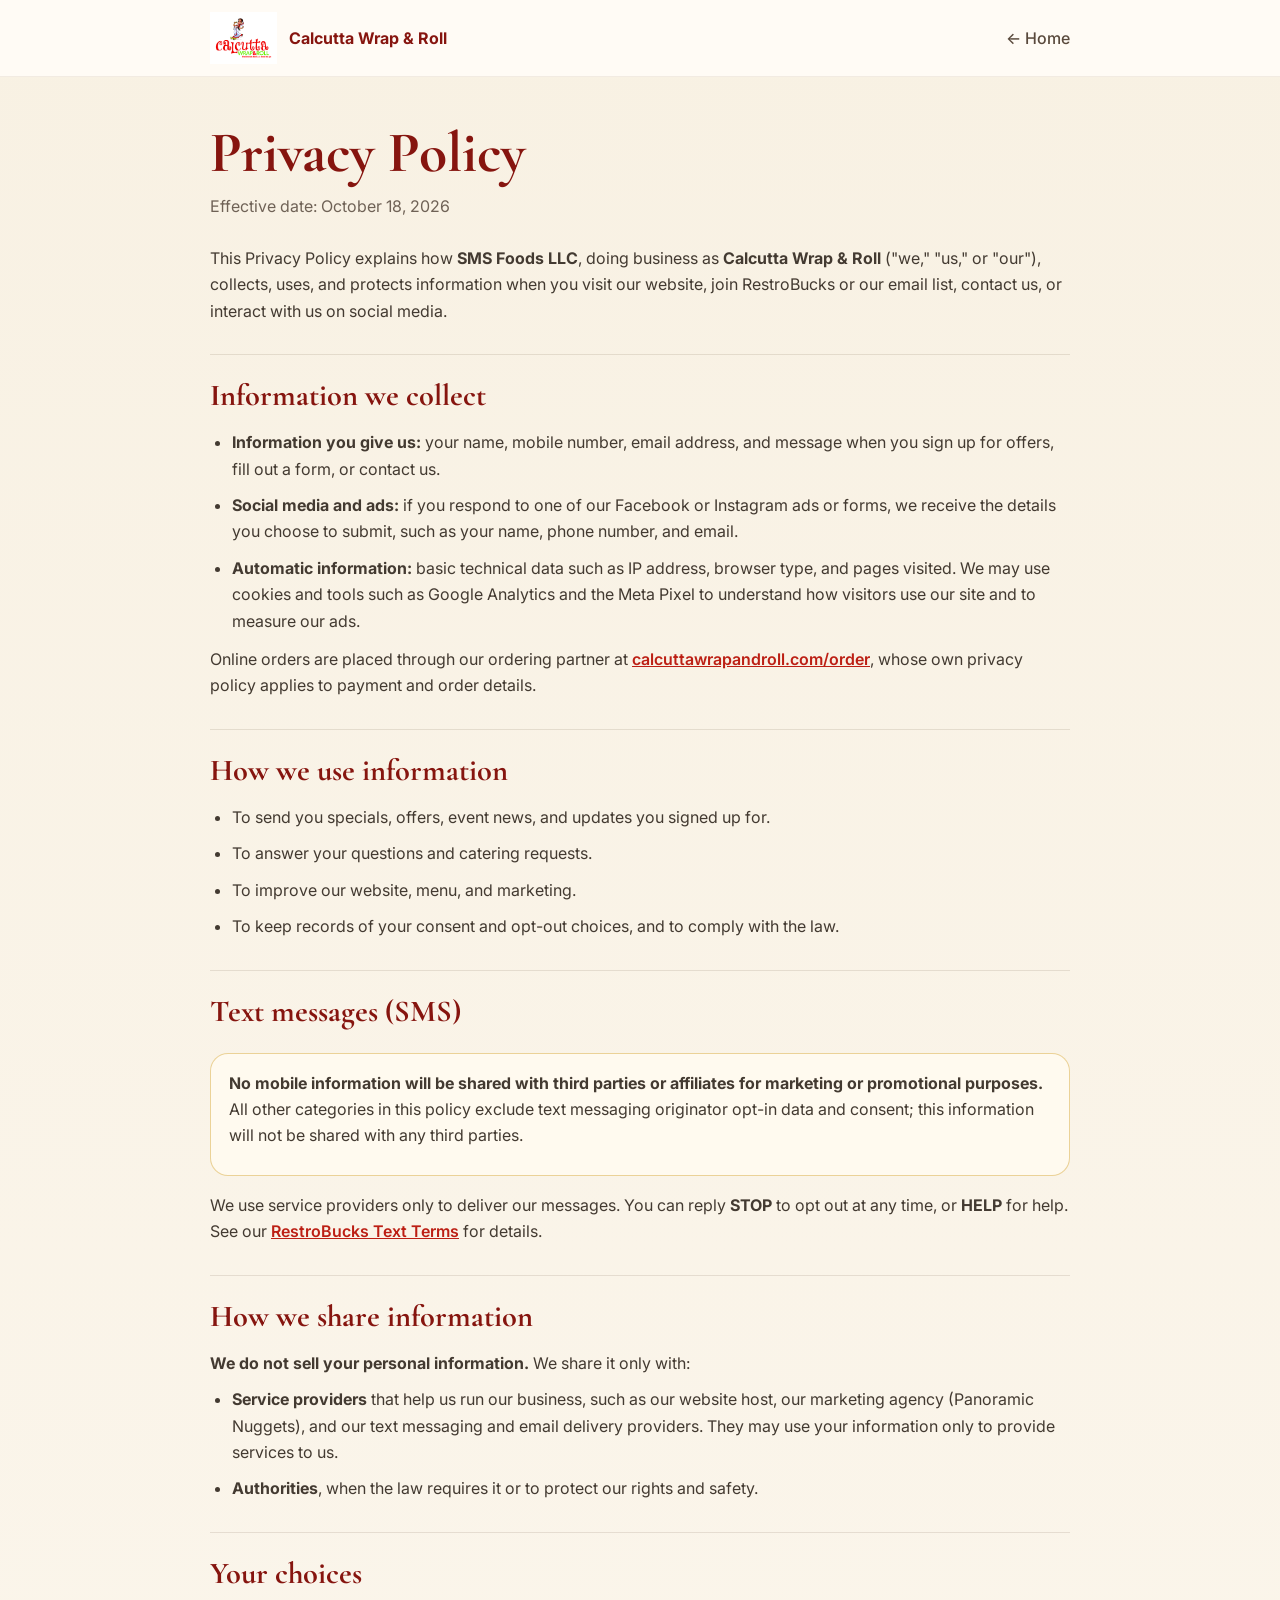
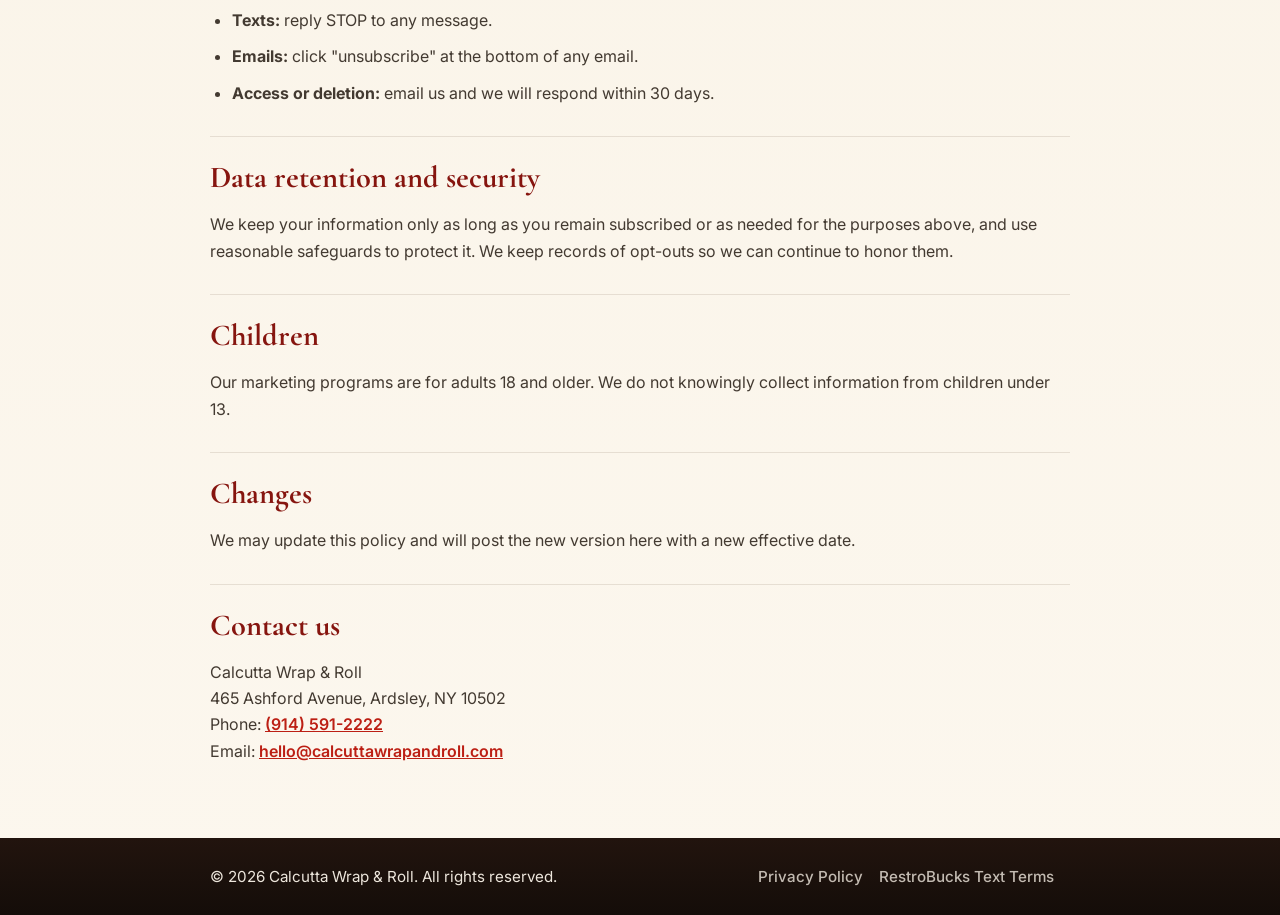
<file: privacy.html>
<!DOCTYPE html>
<html lang="en">
<head>
  <meta charset="UTF-8" />
  <meta name="viewport" content="width=device-width, initial-scale=1.0" />
  <link rel="icon" href="/favicon.ico" sizes="48x48">
  <link rel="icon" type="image/png" sizes="32x32" href="/favicon-32.png">
  <link rel="icon" type="image/png" sizes="16x16" href="/favicon-16.png">
  <link rel="apple-touch-icon" href="/apple-touch-icon.png">
  <link rel="manifest" href="/site.webmanifest">
  <meta name="theme-color" content="#e3120b">
  <title>Privacy Policy | Calcutta Wrap & Roll</title>
  <meta name="description" content="How Calcutta Wrap & Roll collects, uses, and protects your information." />
  <link href="https://fonts.googleapis.com/css2?family=Cormorant+Garamond:wght@600;700&family=Inter:wght@400;500;600;700&display=swap" rel="stylesheet">
  <link rel="stylesheet" href="legal.css" />
</head>
<body>
  <header>
    <div class="nav">
      <a class="brand" href="index.html"><img src="images/logo.png" alt="Calcutta Wrap & Roll Logo">Calcutta Wrap &amp; Roll</a>
      <a class="back" href="index.html">← Home</a>
    </div>
  </header>

  <main>
    <h1>Privacy Policy</h1>
    <p class="updated">Effective date: October 18, 2026</p>

    <p>This Privacy Policy explains how <strong>SMS Foods LLC</strong>, doing business as <strong>Calcutta Wrap &amp; Roll</strong> ("we," "us," or "our"), collects, uses, and protects information when you visit our website, join RestroBucks or our email list, contact us, or interact with us on social media.</p>

    <h2>Information we collect</h2>
    <ul>
      <li><strong>Information you give us:</strong> your name, mobile number, email address, and message when you sign up for offers, fill out a form, or contact us.</li>
      <li><strong>Social media and ads:</strong> if you respond to one of our Facebook or Instagram ads or forms, we receive the details you choose to submit, such as your name, phone number, and email.</li>
      <li><strong>Automatic information:</strong> basic technical data such as IP address, browser type, and pages visited. We may use cookies and tools such as Google Analytics and the Meta Pixel to understand how visitors use our site and to measure our ads.</li>
    </ul>
    <p>Online orders are placed through our ordering partner at <a href="/order" target="_blank" rel="noopener">calcuttawrapandroll.com/order</a>, whose own privacy policy applies to payment and order details.</p>

    <h2>How we use information</h2>
    <ul>
      <li>To send you specials, offers, event news, and updates you signed up for.</li>
      <li>To answer your questions and catering requests.</li>
      <li>To improve our website, menu, and marketing.</li>
      <li>To keep records of your consent and opt-out choices, and to comply with the law.</li>
    </ul>

    <h2>Text messages (SMS)</h2>
    <div class="callout">
      <p><strong>No mobile information will be shared with third parties or affiliates for marketing or promotional purposes.</strong> All other categories in this policy exclude text messaging originator opt-in data and consent; this information will not be shared with any third parties.</p>
    </div>
    <p>We use service providers only to deliver our messages. You can reply <strong>STOP</strong> to opt out at any time, or <strong>HELP</strong> for help. See our <a href="sms-terms.html">RestroBucks Text Terms</a> for details.</p>

    <h2>How we share information</h2>
    <p><strong>We do not sell your personal information.</strong> We share it only with:</p>
    <ul>
      <li><strong>Service providers</strong> that help us run our business, such as our website host, our marketing agency (Panoramic Nuggets), and our text messaging and email delivery providers. They may use your information only to provide services to us.</li>
      <li><strong>Authorities</strong>, when the law requires it or to protect our rights and safety.</li>
    </ul>

    <h2>Your choices</h2>
    <ul>
      <li><strong>Texts:</strong> reply STOP to any message.</li>
      <li><strong>Emails:</strong> click "unsubscribe" at the bottom of any email.</li>
      <li><strong>Access or deletion:</strong> email us and we will respond within 30 days.</li>
    </ul>

    <h2>Data retention and security</h2>
    <p>We keep your information only as long as you remain subscribed or as needed for the purposes above, and use reasonable safeguards to protect it. We keep records of opt-outs so we can continue to honor them.</p>

    <h2>Children</h2>
    <p>Our marketing programs are for adults 18 and older. We do not knowingly collect information from children under 13.</p>

    <h2>Changes</h2>
    <p>We may update this policy and will post the new version here with a new effective date.</p>

    <h2>Contact us</h2>
    <p>
      Calcutta Wrap &amp; Roll<br>
      465 Ashford Avenue, Ardsley, NY 10502<br>
      Phone: <a href="tel:+19145912222">(914) 591-2222</a><br>
      Email: <a href="mailto:hello@calcuttawrapandroll.com">hello@calcuttawrapandroll.com</a>
    </p>
  </main>

  <footer>
    <div class="foot">
      <div>© 2026 Calcutta Wrap &amp; Roll. All rights reserved.</div>
      <div><a href="privacy.html">Privacy Policy</a><a href="sms-terms.html">RestroBucks Text Terms</a></div>
    </div>
  </footer>
</body>
</html>
</file>
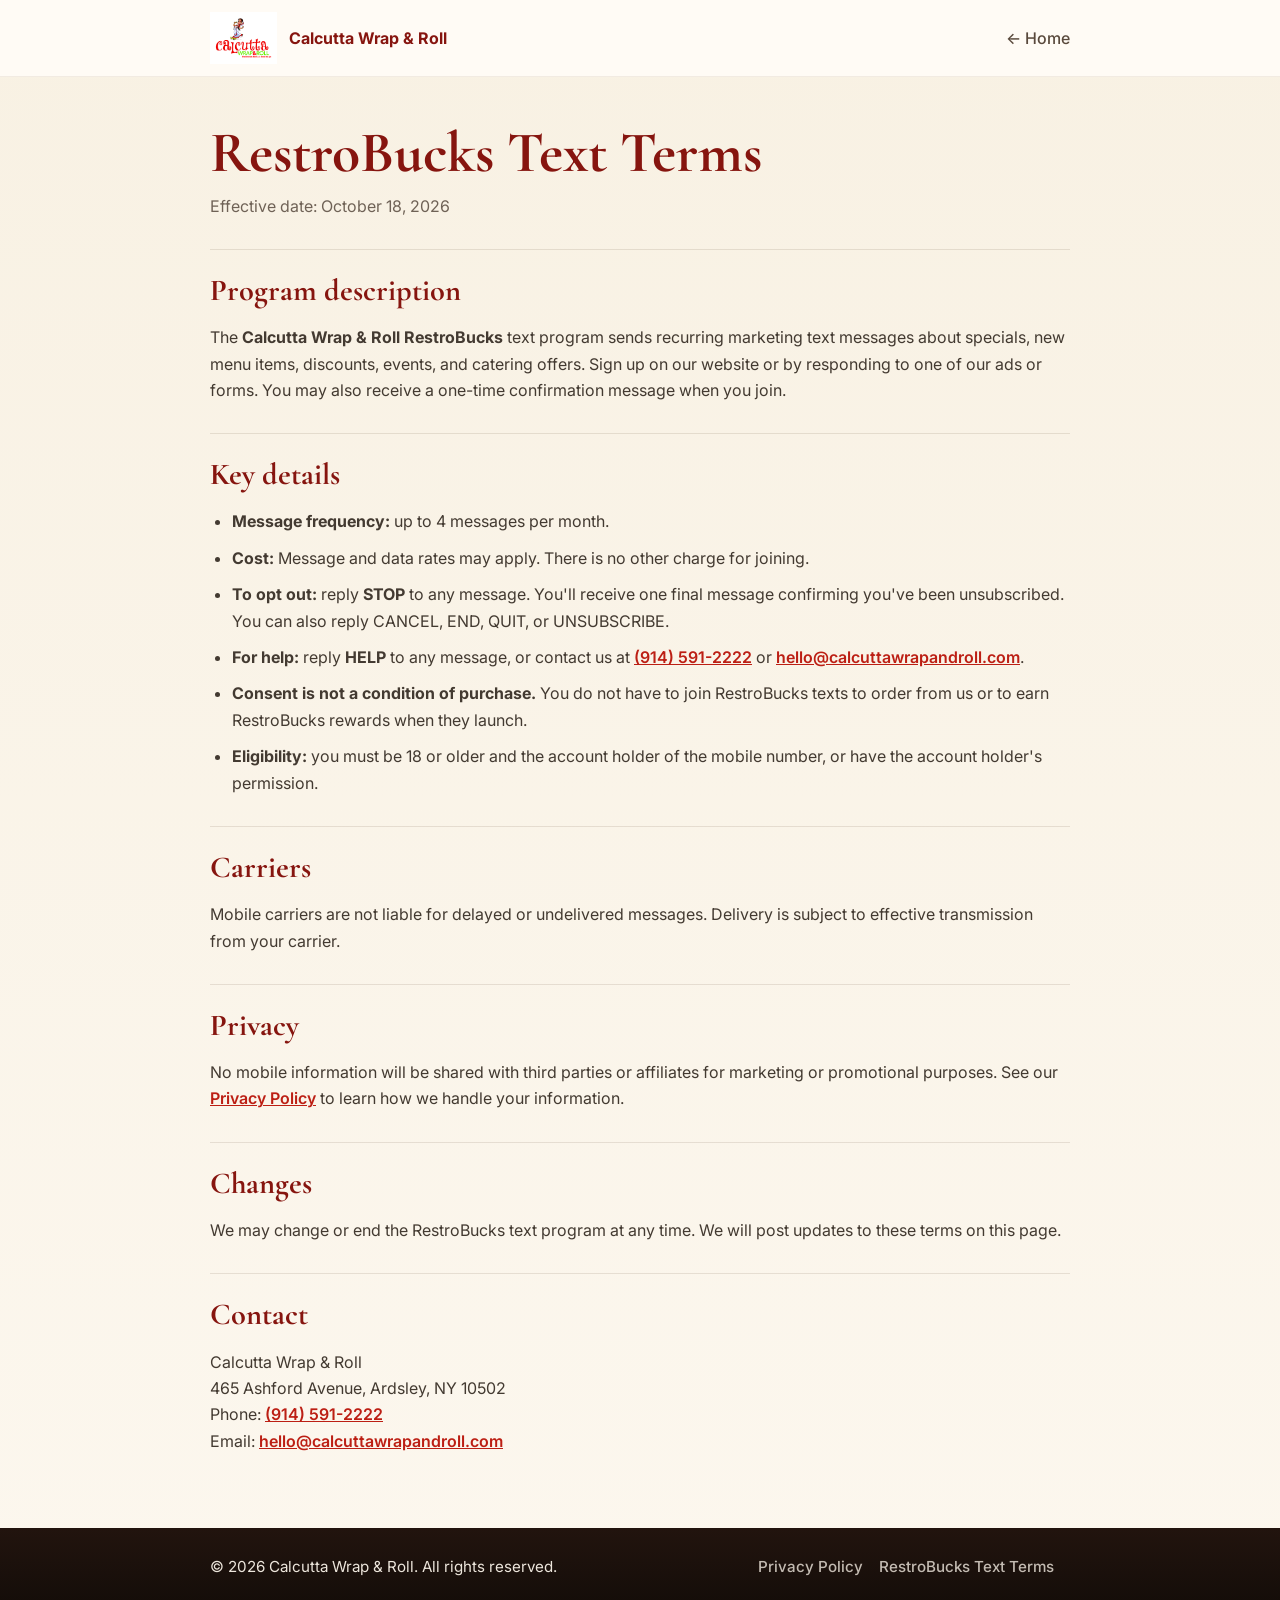
<file: sms-terms.html>
<!DOCTYPE html>
<html lang="en">
<head>
  <meta charset="UTF-8" />
  <meta name="viewport" content="width=device-width, initial-scale=1.0" />
  <link rel="icon" href="/favicon.ico" sizes="48x48">
  <link rel="icon" type="image/png" sizes="32x32" href="/favicon-32.png">
  <link rel="icon" type="image/png" sizes="16x16" href="/favicon-16.png">
  <link rel="apple-touch-icon" href="/apple-touch-icon.png">
  <link rel="manifest" href="/site.webmanifest">
  <meta name="theme-color" content="#e3120b">
  <title>RestroBucks Text Terms | Calcutta Wrap & Roll</title>
  <meta name="description" content="Terms and conditions for the Calcutta Wrap & Roll RestroBucks text message program." />
  <link href="https://fonts.googleapis.com/css2?family=Cormorant+Garamond:wght@600;700&family=Inter:wght@400;500;600;700&display=swap" rel="stylesheet">
  <link rel="stylesheet" href="legal.css" />
</head>
<body>
  <header>
    <div class="nav">
      <a class="brand" href="index.html"><img src="images/logo.png" alt="Calcutta Wrap & Roll Logo">Calcutta Wrap &amp; Roll</a>
      <a class="back" href="index.html">← Home</a>
    </div>
  </header>

  <main>
    <h1>RestroBucks Text Terms</h1>
    <p class="updated">Effective date: October 18, 2026</p>

    <h2>Program description</h2>
    <p>The <strong>Calcutta Wrap &amp; Roll RestroBucks</strong> text program sends recurring marketing text messages about specials, new menu items, discounts, events, and catering offers. Sign up on our website or by responding to one of our ads or forms. You may also receive a one-time confirmation message when you join.</p>

    <h2>Key details</h2>
    <ul>
      <li><strong>Message frequency:</strong> up to 4 messages per month.</li>
      <li><strong>Cost:</strong> Message and data rates may apply. There is no other charge for joining.</li>
      <li><strong>To opt out:</strong> reply <strong>STOP</strong> to any message. You'll receive one final message confirming you've been unsubscribed. You can also reply CANCEL, END, QUIT, or UNSUBSCRIBE.</li>
      <li><strong>For help:</strong> reply <strong>HELP</strong> to any message, or contact us at <a href="tel:+19145912222">(914) 591-2222</a> or <a href="mailto:hello@calcuttawrapandroll.com">hello@calcuttawrapandroll.com</a>.</li>
      <li><strong>Consent is not a condition of purchase.</strong> You do not have to join RestroBucks texts to order from us or to earn RestroBucks rewards when they launch.</li>
      <li><strong>Eligibility:</strong> you must be 18 or older and the account holder of the mobile number, or have the account holder's permission.</li>
    </ul>

    <h2>Carriers</h2>
    <p>Mobile carriers are not liable for delayed or undelivered messages. Delivery is subject to effective transmission from your carrier.</p>

    <h2>Privacy</h2>
    <p>No mobile information will be shared with third parties or affiliates for marketing or promotional purposes. See our <a href="privacy.html">Privacy Policy</a> to learn how we handle your information.</p>

    <h2>Changes</h2>
    <p>We may change or end the RestroBucks text program at any time. We will post updates to these terms on this page.</p>

    <h2>Contact</h2>
    <p>
      Calcutta Wrap &amp; Roll<br>
      465 Ashford Avenue, Ardsley, NY 10502<br>
      Phone: <a href="tel:+19145912222">(914) 591-2222</a><br>
      Email: <a href="mailto:hello@calcuttawrapandroll.com">hello@calcuttawrapandroll.com</a>
    </p>
  </main>

  <footer>
    <div class="foot">
      <div>© 2026 Calcutta Wrap &amp; Roll. All rights reserved.</div>
      <div><a href="privacy.html">Privacy Policy</a><a href="sms-terms.html">RestroBucks Text Terms</a></div>
    </div>
  </footer>
</body>
</html>
</file>
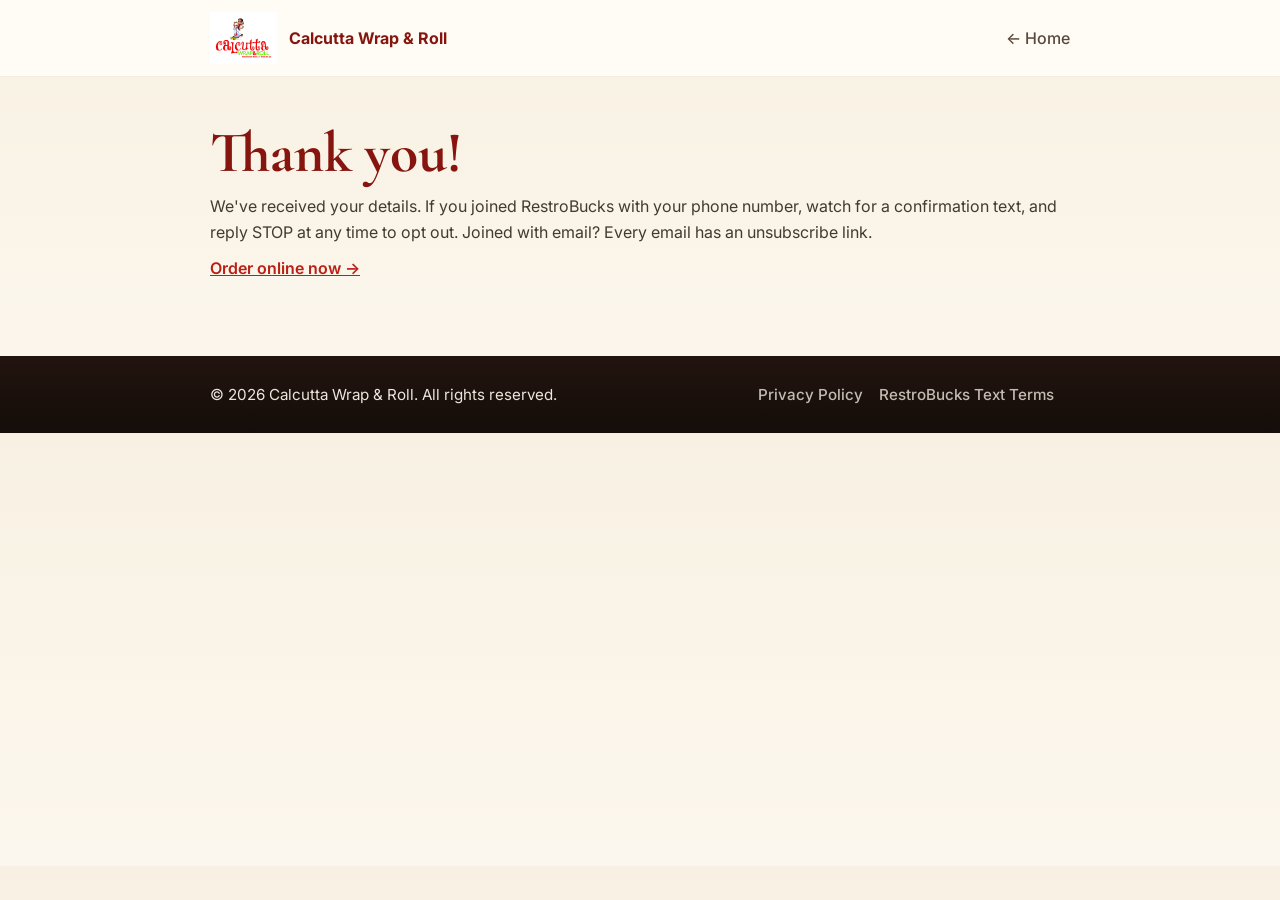
<file: thanks.html>
<!DOCTYPE html>
<html lang="en">
<head>
  <meta charset="UTF-8" />
  <meta name="viewport" content="width=device-width, initial-scale=1.0" />
  <link rel="icon" href="/favicon.ico" sizes="48x48">
  <link rel="icon" type="image/png" sizes="32x32" href="/favicon-32.png">
  <link rel="icon" type="image/png" sizes="16x16" href="/favicon-16.png">
  <link rel="apple-touch-icon" href="/apple-touch-icon.png">
  <link rel="manifest" href="/site.webmanifest">
  <meta name="theme-color" content="#e3120b">
  <title>Thank You | Calcutta Wrap & Roll</title>
  <meta name="robots" content="noindex" />
  <link href="https://fonts.googleapis.com/css2?family=Cormorant+Garamond:wght@600;700&family=Inter:wght@400;500;600;700&display=swap" rel="stylesheet">
  <link rel="stylesheet" href="legal.css" />
</head>
<body>
  <header>
    <div class="nav">
      <a class="brand" href="index.html"><img src="images/logo.png" alt="Calcutta Wrap & Roll Logo">Calcutta Wrap &amp; Roll</a>
      <a class="back" href="index.html">← Home</a>
    </div>
  </header>

  <main>
    <h1>Thank you!</h1>
    <p>We've received your details. If you joined RestroBucks with your phone number, watch for a confirmation text, and reply STOP at any time to opt out. Joined with email? Every email has an unsubscribe link.</p>
    <p><a href="/order" target="_blank" rel="noopener">Order online now →</a></p>
  </main>

  <footer>
    <div class="foot">
      <div>© 2026 Calcutta Wrap &amp; Roll. All rights reserved.</div>
      <div><a href="privacy.html">Privacy Policy</a><a href="sms-terms.html">RestroBucks Text Terms</a></div>
    </div>
  </footer>
</body>
</html>
</file>
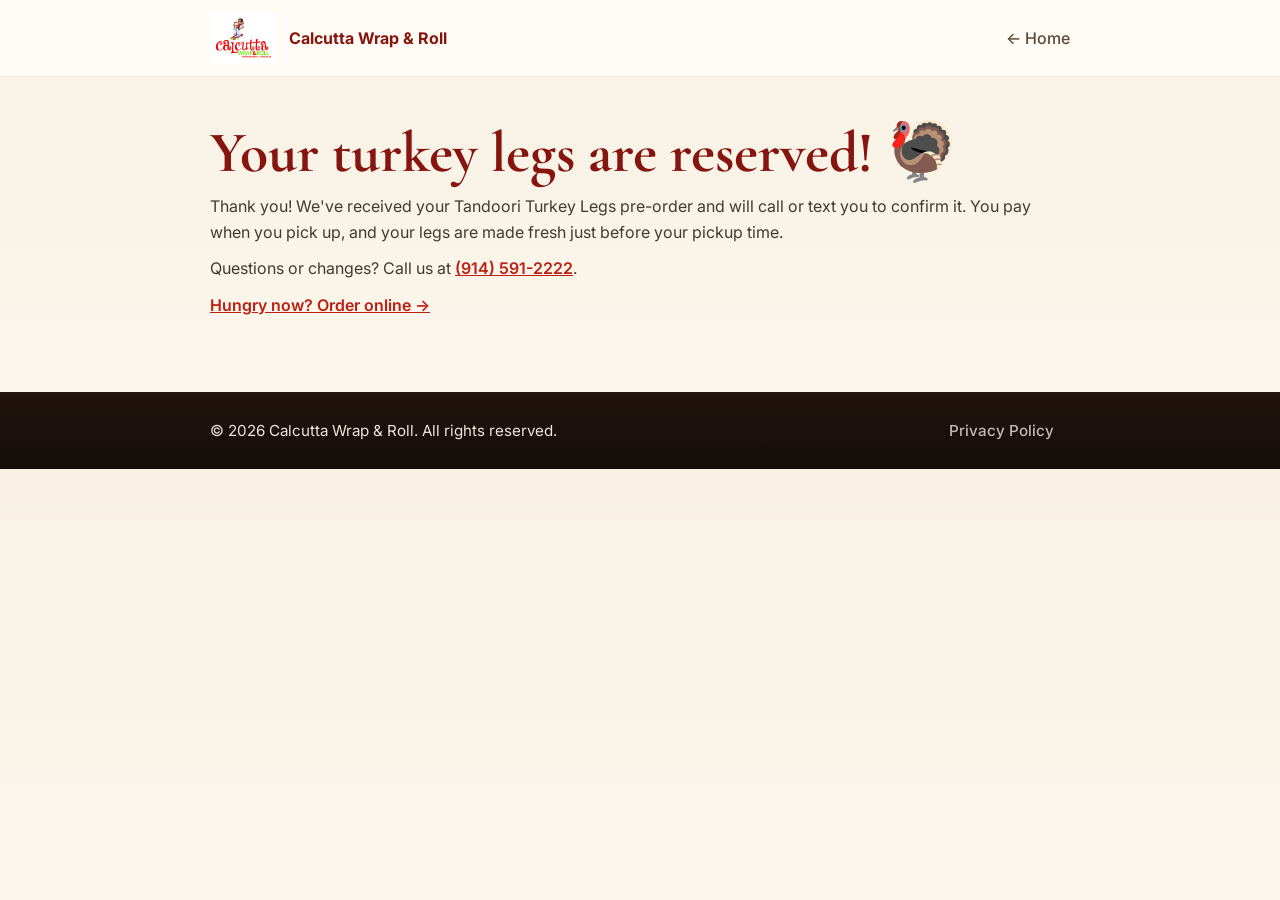
<file: turkey-thanks.html>
<!DOCTYPE html>
<html lang="en">
<head>
  <meta charset="UTF-8" />
  <meta name="viewport" content="width=device-width, initial-scale=1.0" />
  <link rel="icon" href="/favicon.ico" sizes="48x48">
  <link rel="icon" type="image/png" sizes="32x32" href="/favicon-32.png">
  <link rel="icon" type="image/png" sizes="16x16" href="/favicon-16.png">
  <link rel="apple-touch-icon" href="/apple-touch-icon.png">
  <link rel="manifest" href="/site.webmanifest">
  <meta name="theme-color" content="#e3120b">
  <title>Pre-order received | Calcutta Wrap & Roll</title>
  <meta name="robots" content="noindex" />
  <link href="https://fonts.googleapis.com/css2?family=Cormorant+Garamond:wght@600;700&family=Inter:wght@400;500;600;700&display=swap" rel="stylesheet">
  <link rel="stylesheet" href="legal.css" />
</head>
<body>
  <header>
    <div class="nav">
      <a class="brand" href="/"><img src="images/logo.png" alt="Calcutta Wrap & Roll Logo">Calcutta Wrap &amp; Roll</a>
      <a class="back" href="/">← Home</a>
    </div>
  </header>

  <main>
    <h1>Your turkey legs are reserved! 🦃</h1>
    <p>Thank you! We've received your Tandoori Turkey Legs pre-order and will call or text you to confirm it. You pay when you pick up, and your legs are made fresh just before your pickup time.</p>
    <p>Questions or changes? Call us at <a href="tel:+19145912222">(914) 591-2222</a>.</p>
    <p><a href="/order" target="_blank" rel="noopener">Hungry now? Order online →</a></p>
  </main>

  <footer>
    <div class="foot">
      <div>© 2026 Calcutta Wrap &amp; Roll. All rights reserved.</div>
      <div><a href="privacy.html">Privacy Policy</a></div>
    </div>
  </footer>
</body>
</html>
</file>
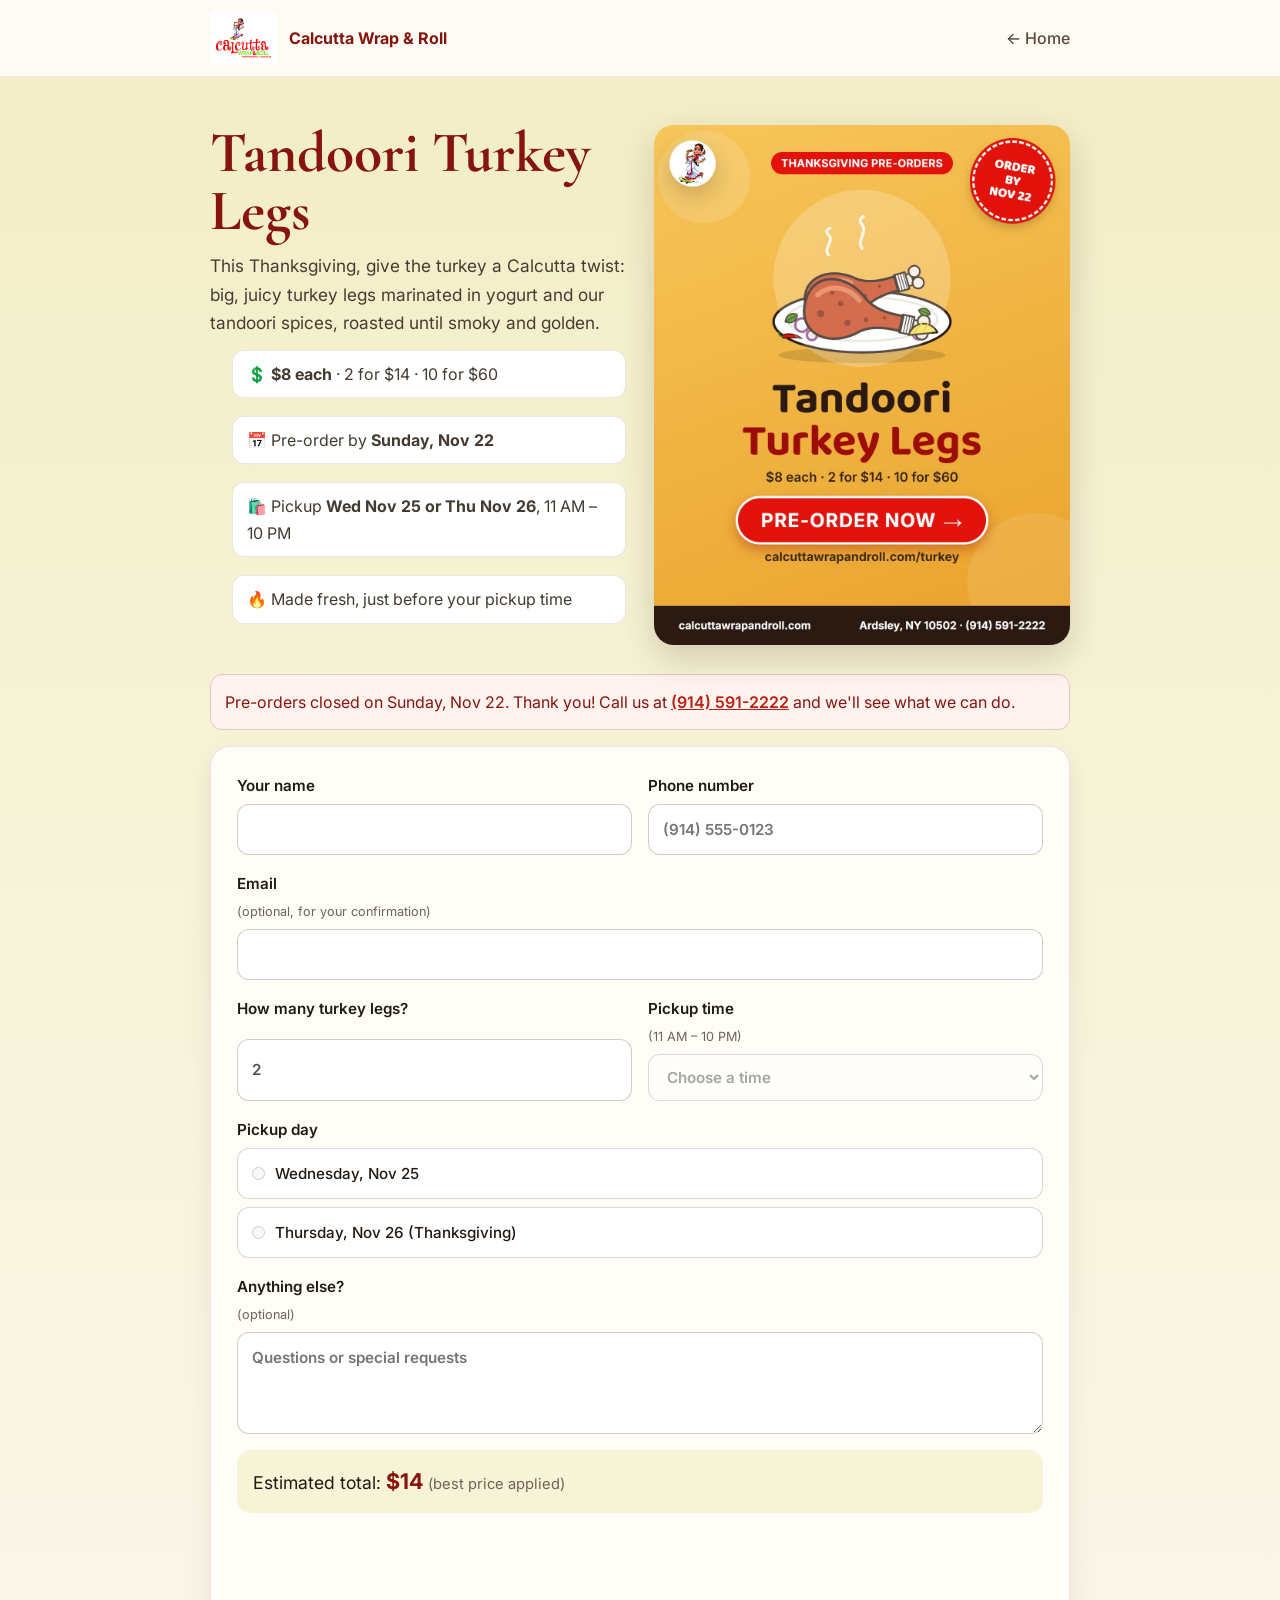
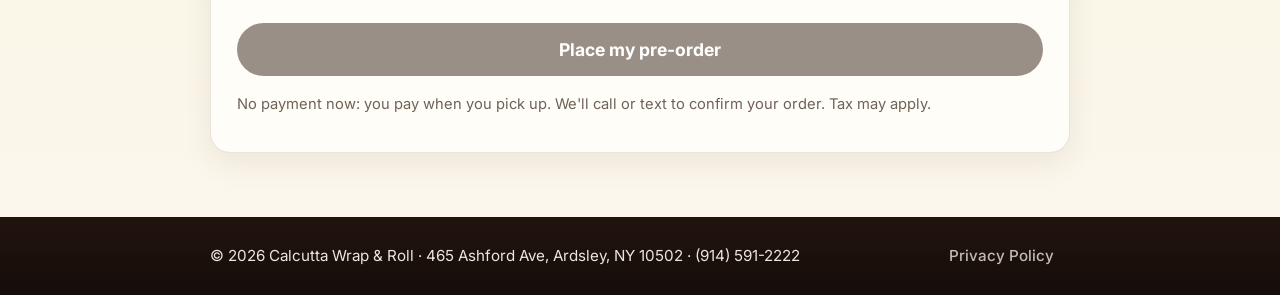
<file: turkey.html>
<!DOCTYPE html>
<html lang="en">
<head>
  <meta charset="UTF-8" />
  <meta name="viewport" content="width=device-width, initial-scale=1.0" />
  <link rel="icon" href="/favicon.ico" sizes="48x48">
  <link rel="icon" type="image/png" sizes="32x32" href="/favicon-32.png">
  <link rel="icon" type="image/png" sizes="16x16" href="/favicon-16.png">
  <link rel="apple-touch-icon" href="/apple-touch-icon.png">
  <link rel="manifest" href="/site.webmanifest">
  <meta name="theme-color" content="#e3120b">
  <title>Tandoori Turkey Legs Pre-order | Calcutta Wrap & Roll</title>
  <meta name="description" content="Pre-order Tandoori Turkey Legs for Thanksgiving: $8 each, 2 for $14, 10 for $60. Pickup Wed Nov 25 or Thu Nov 26 in Ardsley, NY.">
  <meta property="og:title" content="Tandoori Turkey Legs for Thanksgiving">
  <meta property="og:description" content="$8 each · 2 for $14 · 10 for $60. Pre-order by Sunday, Nov 22.">
  <meta property="og:image" content="https://www.calcuttawrapandroll.com/images/turkey.jpg">
  <link href="https://fonts.googleapis.com/css2?family=Cormorant+Garamond:wght@600;700&family=Inter:wght@400;500;600;700&display=swap" rel="stylesheet">
  <link rel="stylesheet" href="legal.css" />
  <style>
    body { background: linear-gradient(180deg, #f1edc4 0%, #f6f3d6 40%, #fcf7ee 100%); }
    .hero { display: grid; grid-template-columns: 1fr 1fr; gap: 28px; align-items: center; margin-bottom: 28px; }
    .hero img { width: 100%; border-radius: 20px; box-shadow: 0 14px 34px rgba(60, 30, 10, .18); }
    .lead { font-size: 1.08rem; color: #4a3b30; margin: 12px 0; }
    .facts { list-style: none; display: grid; gap: 8px; margin-top: 12px; }
    .facts li { background: #fff; border: 1px solid var(--border); border-radius: 12px; padding: 10px 14px; }
    form { background: #fffdf8; border: 1px solid var(--border); border-radius: 20px; padding: 26px; box-shadow: 0 10px 30px rgba(60, 30, 10, .08); display: grid; gap: 16px; }
    .row { display: grid; grid-template-columns: 1fr 1fr; gap: 16px; }
    label { display: grid; gap: 6px; font-weight: 600; font-size: .95rem; }
    label small { font-weight: 400; color: var(--muted); }
    input, select, textarea { font: inherit; padding: 12px 14px; border: 1px solid rgba(79, 49, 24, .25); border-radius: 12px; background: #fff; width: 100%; }
    input:focus, select:focus, textarea:focus { outline: 2px solid var(--gold); border-color: transparent; }
    fieldset { border: 0; display: grid; gap: 8px; }
    legend { font-weight: 600; font-size: .95rem; margin-bottom: 6px; }
    .choice { display: flex; gap: 10px; align-items: center; font-weight: 500; background: #fff; border: 1px solid rgba(79, 49, 24, .2); border-radius: 12px; padding: 12px 14px; cursor: pointer; }
    .choice input { width: auto; }
    .total { background: #f6f3d6; border-radius: 14px; padding: 14px 16px; font-size: 1.1rem; }
    .total strong { color: var(--primary-dark); font-size: 1.35rem; }
    button { font: 700 1.1rem "Inter", sans-serif; color: #fff; background: linear-gradient(135deg, #d4241a, #9e1a10); border: 0; border-radius: 999px; padding: 16px 28px; cursor: pointer; box-shadow: 0 10px 24px rgba(158, 26, 16, .3); }
    button:disabled { background: #9a8f86; box-shadow: none; cursor: not-allowed; }
    .note { color: var(--muted); font-size: .92rem; }
    .closed { background: #fff3f0; border: 1px solid #f0c4bc; color: var(--primary-dark); border-radius: 12px; padding: 14px; margin-bottom: 16px; display: none; }
    .hidden { display: none; }
    .captcha { min-height: 78px; }
    @media (max-width: 700px) { .hero, .row { grid-template-columns: 1fr; } form { padding: 18px; } }
  </style>
</head>
<body>
  <header>
    <div class="nav">
      <a class="brand" href="/"><img src="images/logo.png" alt="Calcutta Wrap & Roll Logo">Calcutta Wrap &amp; Roll</a>
      <a class="back" href="/">← Home</a>
    </div>
  </header>

  <main>
    <section class="hero">
      <div>
        <h1>Tandoori Turkey Legs</h1>
        <p class="lead">This Thanksgiving, give the turkey a Calcutta twist: big, juicy turkey legs marinated in yogurt and our tandoori spices, roasted until smoky and golden.</p>
        <ul class="facts">
          <li>💲 <strong>$8 each</strong> · 2 for $14 · 10 for $60</li>
          <li>📅 Pre-order by <strong>Sunday, Nov 22</strong></li>
          <li>🛍️ Pickup <strong>Wed Nov 25 or Thu Nov 26</strong>, 11 AM – 10 PM</li>
          <li>🔥 Made fresh, just before your pickup time</li>
        </ul>
      </div>
      <img src="images/turkey.jpg" alt="Tandoori Turkey Legs: $8 each, 2 for $14, 10 for $60">
    </section>

    <p class="closed" id="closed">Pre-orders closed on Sunday, Nov 22. Thank you! Call us at <a href="tel:+19145912222">(914) 591-2222</a> and we'll see what we can do.</p>

    <form name="turkey-preorder" method="POST" data-netlify="true" netlify-honeypot="bot-field" data-netlify-recaptcha="true" action="/turkey-thanks.html" id="tform">
      <input type="hidden" name="form-name" value="turkey-preorder">
      <p class="hidden"><label>Don't fill this out: <input name="bot-field"></label></p>
      <div class="row">
        <label>Your name <input name="name" autocomplete="name" required></label>
        <label>Phone number <input name="phone" type="tel" autocomplete="tel" required placeholder="(914) 555-0123"></label>
      </div>
      <label>Email <small>(optional, for your confirmation)</small> <input name="email" type="email" autocomplete="email"></label>
      <div class="row">
        <label>How many turkey legs? <input name="legs" id="legs" type="number" min="1" max="100" value="2" required></label>
        <label>Pickup time <small>(11 AM – 10 PM)</small>
          <select name="pickup_time" required>
            <option value="">Choose a time</option>
            <option>11:00 AM – 1:00 PM</option><option>1:00 – 3:00 PM</option><option>3:00 – 5:00 PM</option>
            <option>5:00 – 7:00 PM</option><option>7:00 – 9:00 PM</option><option>9:00 – 10:00 PM</option>
          </select>
        </label>
      </div>
      <fieldset>
        <legend>Pickup day</legend>
        <label class="choice"><input type="radio" name="pickup_day" value="Wednesday, Nov 25" required> Wednesday, Nov 25</label>
        <label class="choice"><input type="radio" name="pickup_day" value="Thursday, Nov 26 (Thanksgiving)"> Thursday, Nov 26 (Thanksgiving)</label>
      </fieldset>
      <label>Anything else? <small>(optional)</small> <textarea name="notes" rows="3" placeholder="Questions or special requests"></textarea></label>
      <input type="hidden" name="estimated_total" id="est">
      <div class="total">Estimated total: <strong id="total">$14</strong> <span class="note" id="breakdown"></span></div>
      <div class="captcha" data-netlify-recaptcha="true"></div>
      <button type="submit">Place my pre-order</button>
      <p class="note">No payment now: you pay when you pick up. We'll call or text to confirm your order. Tax may apply.</p>
    </form>
  </main>

  <footer>
    <div class="foot">
      <div>© 2026 Calcutta Wrap &amp; Roll · 465 Ashford Ave, Ardsley, NY 10502 · (914) 591-2222</div>
      <div><a href="privacy.html">Privacy Policy</a></div>
    </div>
  </footer>
  <script>
    (() => {
      const legs = document.getElementById("legs"), total = document.getElementById("total"),
        est = document.getElementById("est"), bd = document.getElementById("breakdown");
      // $8 each, 2 for $14, 10 for $60: always the best combination.
      const price = (n) => { const tens = Math.floor(n / 10), r = n % 10; return tens * 60 + Math.floor(r / 2) * 14 + (r % 2) * 8; };
      const upd = () => {
        const n = Math.max(0, Math.min(100, parseInt(legs.value, 10) || 0)), p = price(n);
        total.textContent = "$" + p;
        est.value = n ? "$" + p + " for " + n + " leg" + (n > 1 ? "s" : "") : "";
        bd.textContent = n >= 2 ? "(best price applied)" : "";
      };
      legs.addEventListener("input", upd); upd();
      // Orders close at the end of Sunday, Nov 22 (New York time).
      if (Date.now() > Date.parse("2026-11-23T00:00:00-05:00")) {
        document.getElementById("closed").style.display = "block";
        document.querySelectorAll("#tform input, #tform select, #tform textarea, #tform button").forEach((el) => { el.disabled = true; });
      }
    })();
  </script>
</body>
</html>
</file>
<file: legal.css>
:root {
  --text: #221913;
  --muted: #6f6256;
  --primary: #bc1f14;
  --primary-dark: #86150f;
  --gold: #d7a93f;
  --border: rgba(79, 49, 24, 0.12);
}

* {
  box-sizing: border-box;
  margin: 0;
  padding: 0;
}

body {
  font-family: "Inter", sans-serif;
  color: var(--text);
  background: linear-gradient(180deg, #f8f1e3 0%, #fcf7ee 100%);
  line-height: 1.65;
}

a {
  color: var(--primary);
  font-weight: 600;
}

header {
  background: rgba(255, 252, 247, 0.94);
  border-bottom: 1px solid rgba(128, 94, 60, 0.1);
}

.nav {
  width: min(860px, 92%);
  margin: 0 auto;
  min-height: 76px;
  display: flex;
  align-items: center;
  justify-content: space-between;
  gap: 16px;
}

.brand {
  display: flex;
  align-items: center;
  gap: 12px;
  text-decoration: none;
  color: var(--primary-dark);
  font-weight: 700;
}

.brand img {
  height: 52px;
  width: auto;
}

.back {
  text-decoration: none;
  color: #59493c;
  font-weight: 500;
}

main {
  width: min(860px, 92%);
  margin: 0 auto;
  padding: 48px 0 64px;
}

h1 {
  font-family: "Cormorant Garamond", serif;
  font-size: clamp(2.4rem, 6vw, 3.6rem);
  line-height: 1;
  color: var(--primary-dark);
  margin-bottom: 10px;
}

.updated {
  color: var(--muted);
  margin-bottom: 26px;
}

h2 {
  font-family: "Cormorant Garamond", serif;
  font-size: 1.9rem;
  color: var(--primary-dark);
  margin: 30px 0 8px;
  padding-top: 16px;
  border-top: 1px solid var(--border);
}

p,
li {
  color: #433a31;
  margin-bottom: 10px;
}

ul {
  padding-left: 22px;
  margin-bottom: 12px;
}

.callout {
  background: rgba(255, 250, 240, 0.95);
  border: 1px solid rgba(215, 169, 63, 0.5);
  border-radius: 18px;
  padding: 16px 18px;
  margin: 16px 0;
}

.todo {
  background: #ffe08a;
  padding: 0 4px;
  border-radius: 4px;
  font-weight: 700;
}

footer {
  background: linear-gradient(180deg, #22140e, #140d09);
  color: #ede6dc;
  padding: 26px 0;
  font-size: 0.95rem;
}

.foot {
  width: min(860px, 92%);
  margin: 0 auto;
  display: flex;
  flex-wrap: wrap;
  gap: 12px 22px;
  justify-content: space-between;
}

.foot a {
  color: rgba(237, 230, 220, 0.8);
  font-weight: 500;
  text-decoration: none;
  margin-right: 16px;
}
</file>
